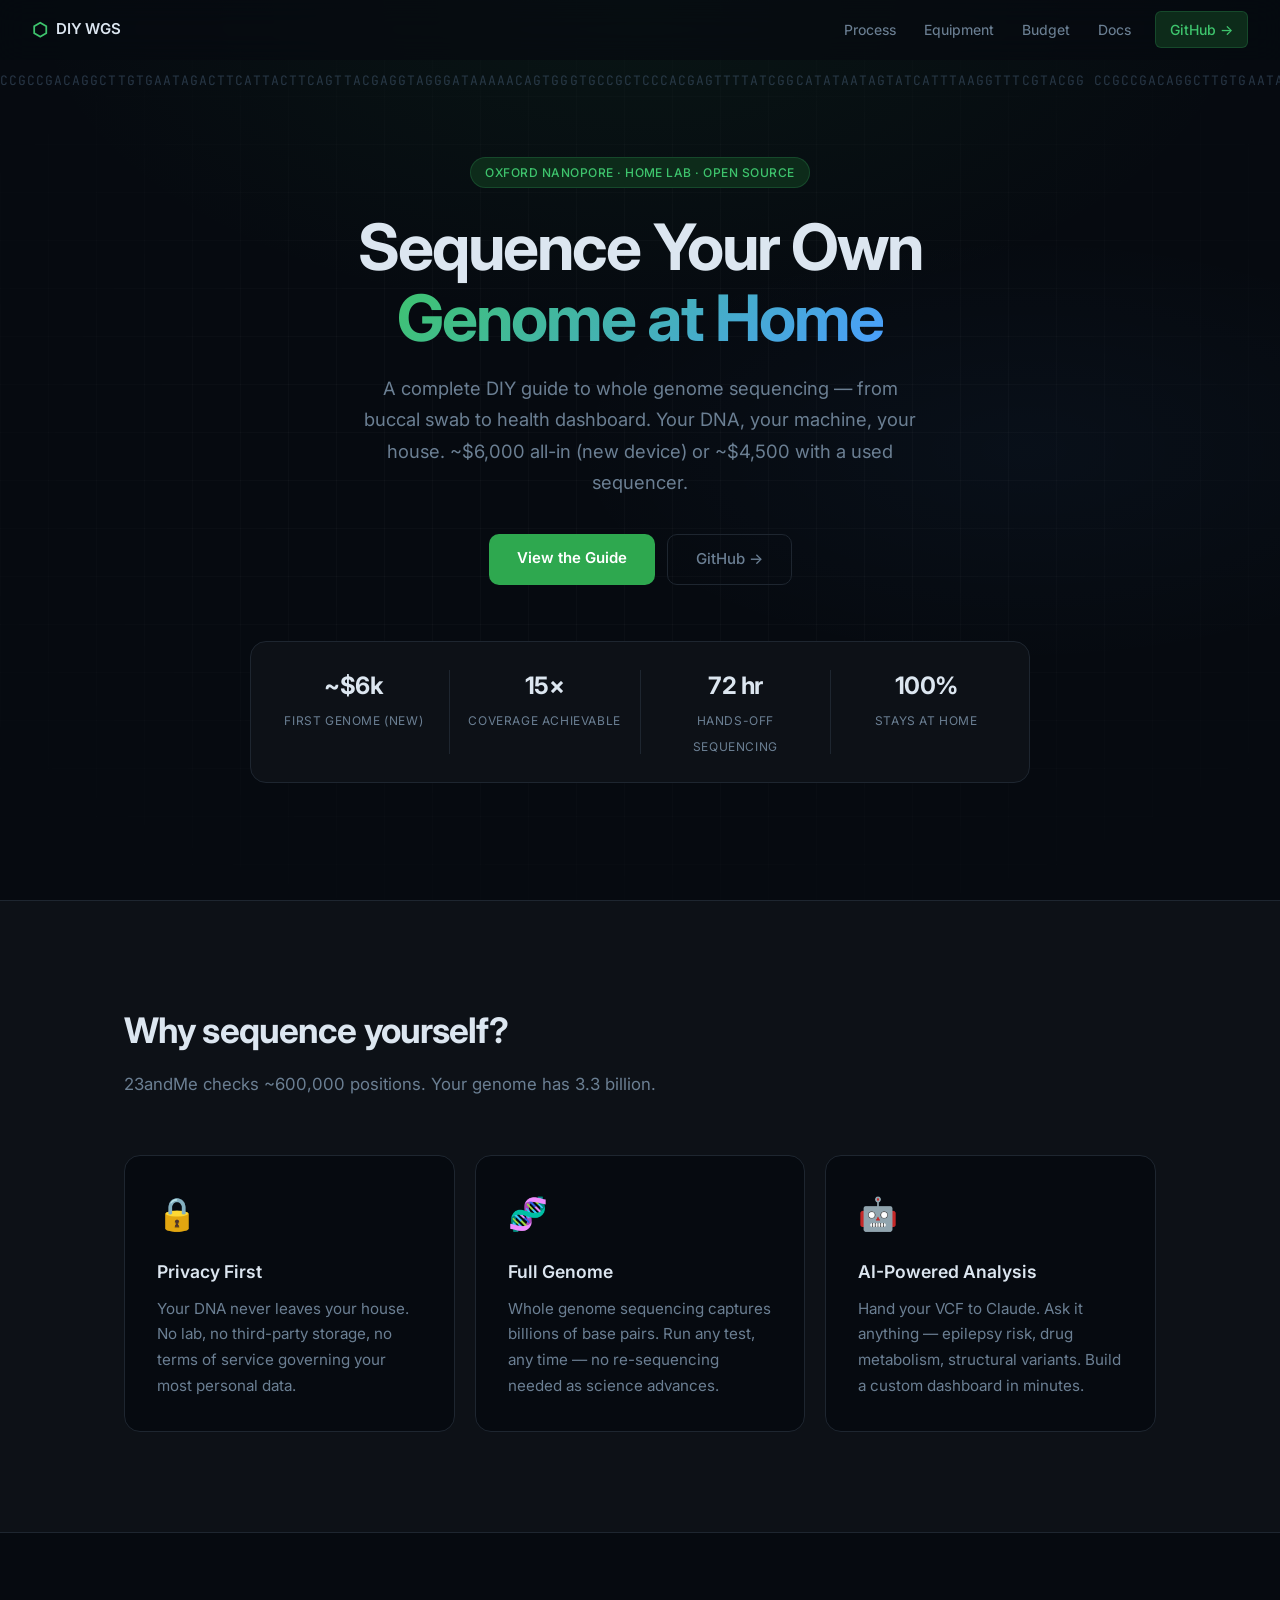
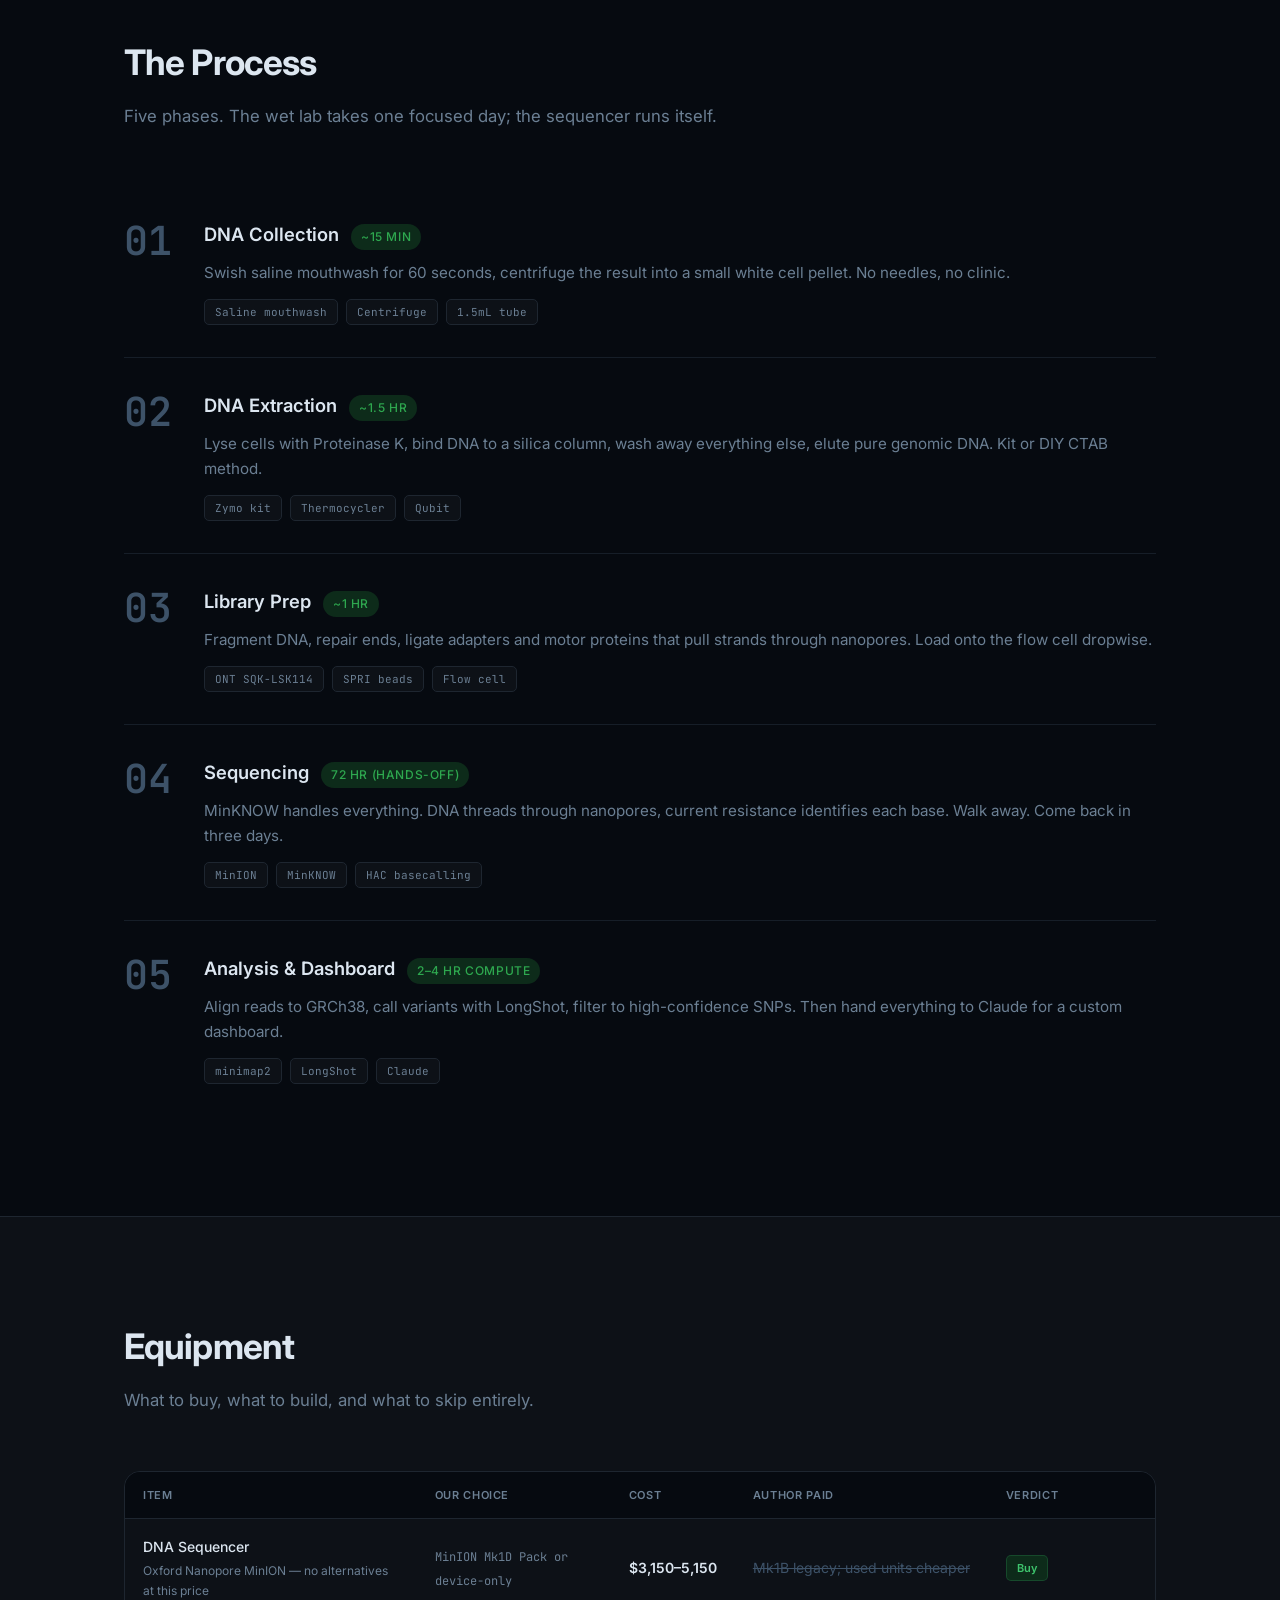
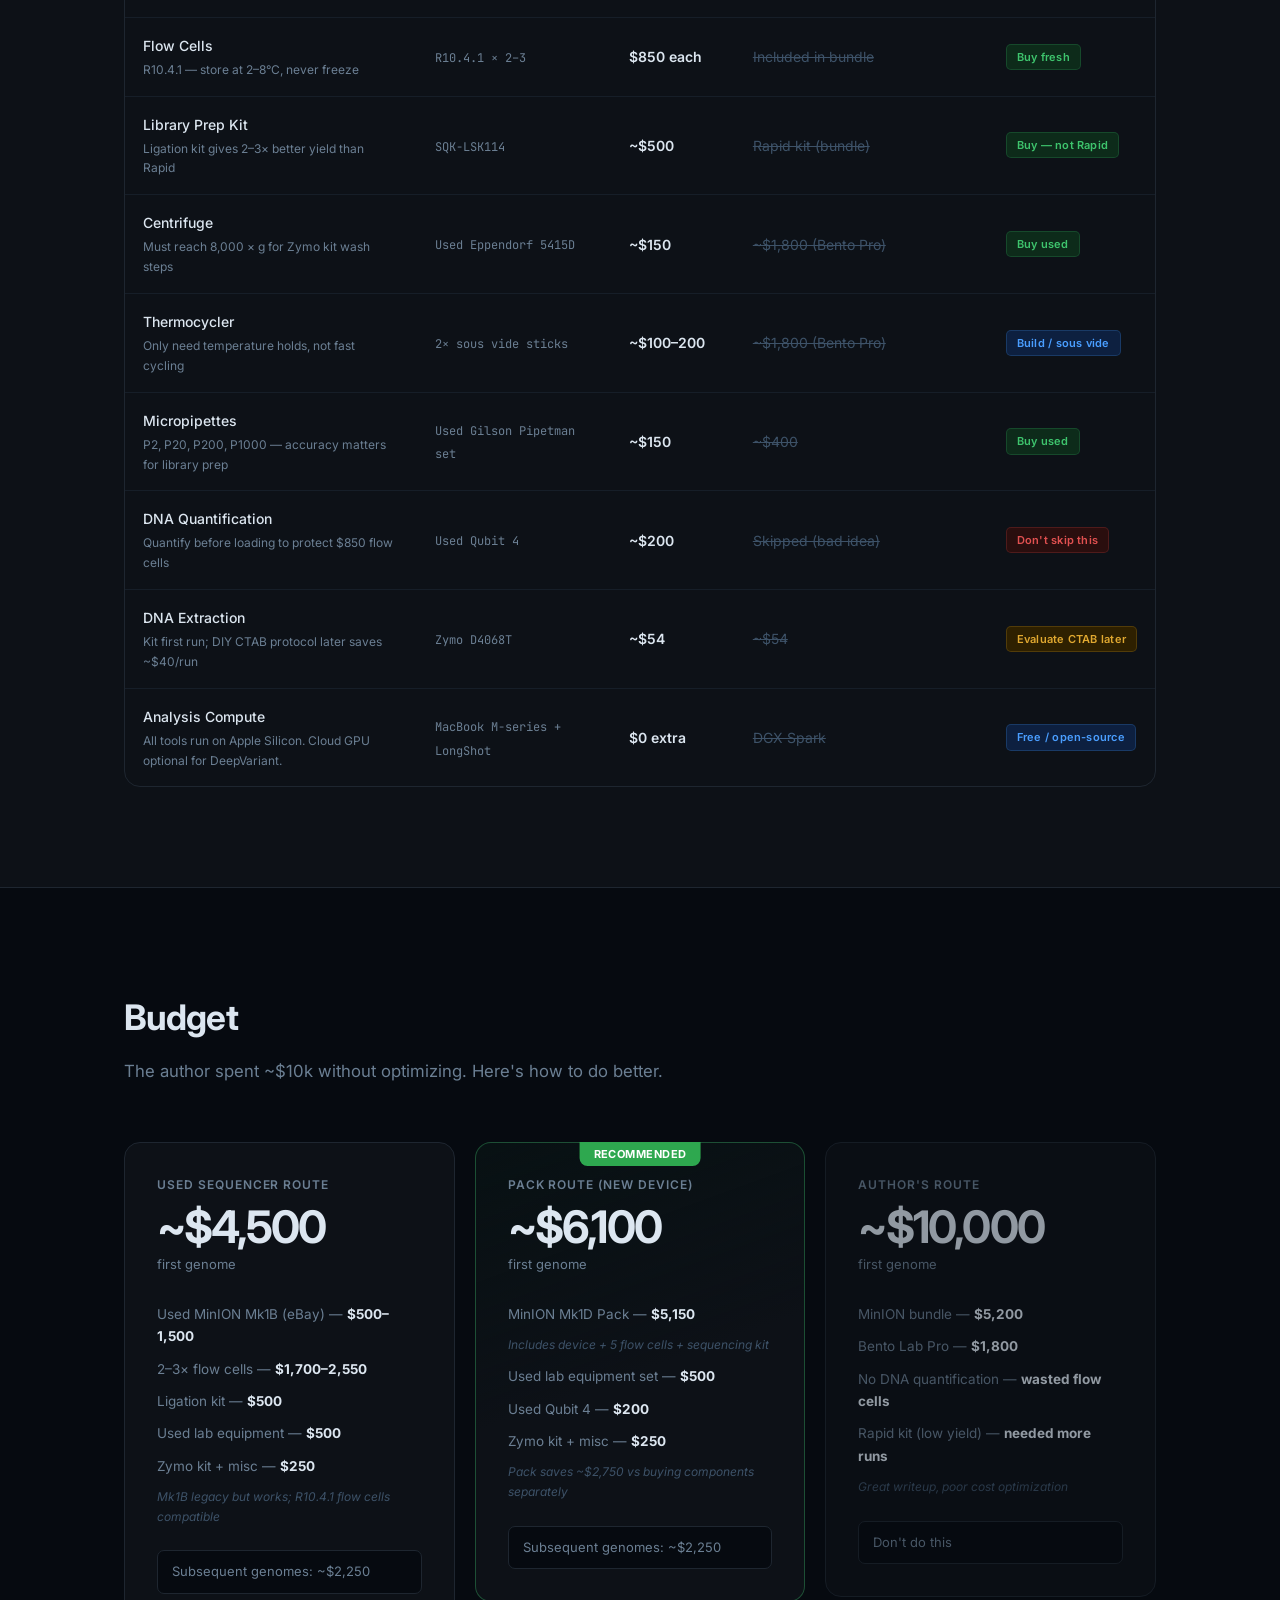
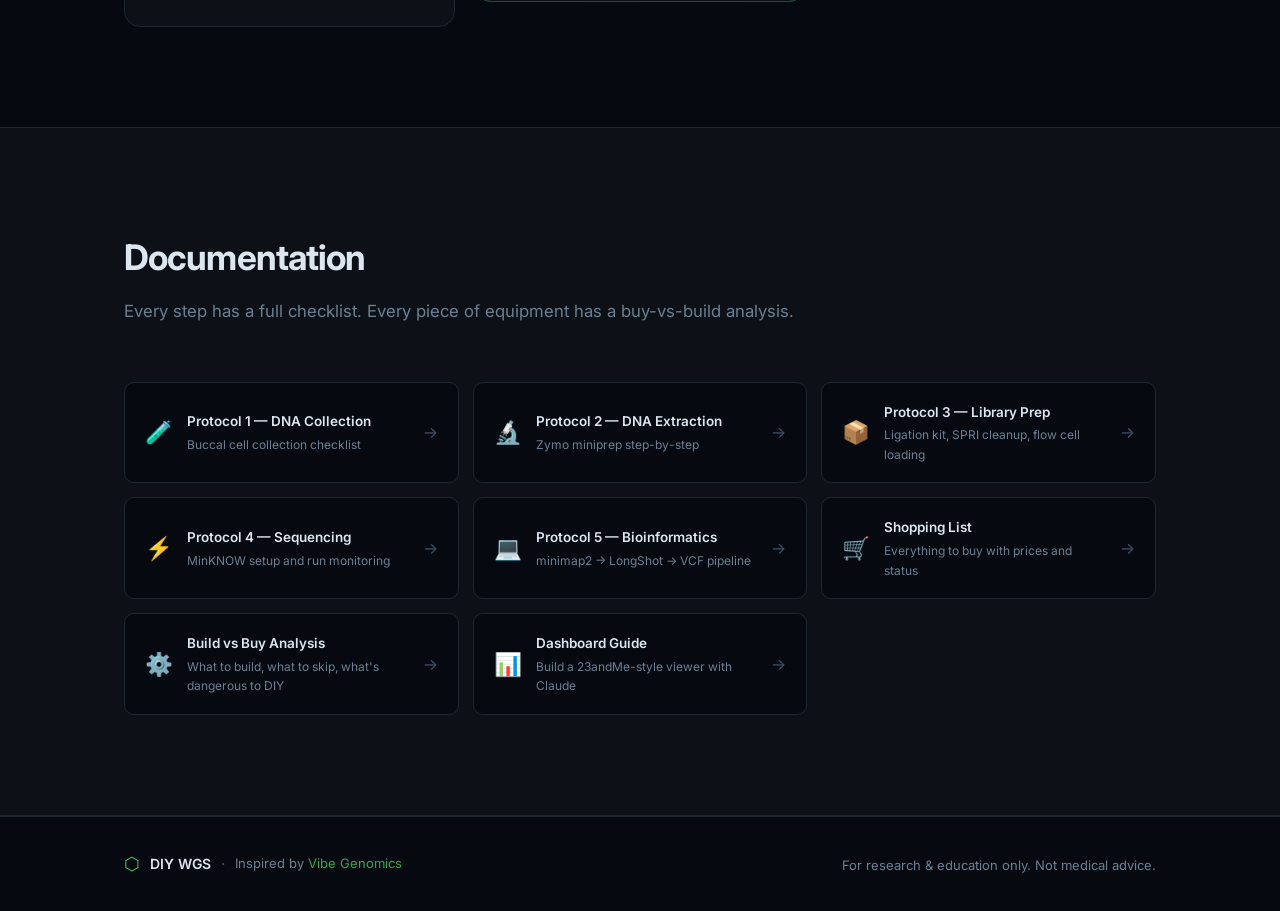
<file: index.html>
<!DOCTYPE html>
<html lang="en">
<head>
  <meta charset="UTF-8">
  <meta name="viewport" content="width=device-width, initial-scale=1.0">
  <title>DIY Genome Sequencing</title>
  <link rel="preconnect" href="https://fonts.googleapis.com">
  <link href="https://fonts.googleapis.com/css2?family=Inter:wght@300;400;500;600;700&family=JetBrains+Mono:wght@400;600&display=swap" rel="stylesheet">
  <link rel="stylesheet" href="style.css?v=2">
</head>
<body>

  <!-- NAV -->
  <nav>
    <a href="#" class="nav-logo">
      <span class="logo-helix">⬡</span>
      <span>DIY&nbsp;WGS</span>
    </a>
    <div class="nav-links">
      <a href="#process">Process</a>
      <a href="#equipment">Equipment</a>
      <a href="#budget">Budget</a>
      <a href="#docs">Docs</a>
      <a href="https://github.com/jonathanlal/diy-wgs" class="nav-github" target="_blank">GitHub →</a>
    </div>
  </nav>

  <!-- HERO -->
  <section id="hero">
    <div class="dna-ticker" id="dnaTicker"></div>
    <div class="hero-content">
      <div class="hero-badge">Oxford Nanopore · Home Lab · Open Source</div>
      <h1>Sequence Your Own<br><span class="gradient-text">Genome at Home</span></h1>
      <p class="hero-sub">
        A complete DIY guide to whole genome sequencing — from buccal swab to
        health dashboard. Your DNA, your machine, your house. ~$6,000 all-in (new device) or ~$4,500 with a used sequencer.
      </p>
      <div class="hero-cta">
        <a href="#process" class="btn-primary">View the Guide</a>
        <a href="https://github.com/jonathanlal/diy-wgs" class="btn-secondary" target="_blank">GitHub →</a>
      </div>
      <div class="hero-stats">
        <div class="stat">
          <span class="stat-value">~$6k</span>
          <span class="stat-label">first genome (new)</span>
        </div>
        <div class="stat-divider"></div>
        <div class="stat">
          <span class="stat-value">15×</span>
          <span class="stat-label">coverage achievable</span>
        </div>
        <div class="stat-divider"></div>
        <div class="stat">
          <span class="stat-value">72 hr</span>
          <span class="stat-label">hands-off sequencing</span>
        </div>
        <div class="stat-divider"></div>
        <div class="stat">
          <span class="stat-value">100%</span>
          <span class="stat-label">stays at home</span>
        </div>
      </div>
    </div>
  </section>

  <!-- WHY -->
  <section id="why">
    <div class="container">
      <h2 class="section-title">Why sequence yourself?</h2>
      <p class="section-sub">23andMe checks ~600,000 positions. Your genome has 3.3 billion.</p>
      <div class="why-cards">
        <div class="why-card">
          <div class="why-icon">🔒</div>
          <h3>Privacy First</h3>
          <p>Your DNA never leaves your house. No lab, no third-party storage, no terms of service governing your most personal data.</p>
        </div>
        <div class="why-card">
          <div class="why-icon">🧬</div>
          <h3>Full Genome</h3>
          <p>Whole genome sequencing captures billions of base pairs. Run any test, any time — no re-sequencing needed as science advances.</p>
        </div>
        <div class="why-card">
          <div class="why-icon">🤖</div>
          <h3>AI-Powered Analysis</h3>
          <p>Hand your VCF to Claude. Ask it anything — epilepsy risk, drug metabolism, structural variants. Build a custom dashboard in minutes.</p>
        </div>
      </div>
    </div>
  </section>

  <!-- PROCESS -->
  <section id="process">
    <div class="container">
      <h2 class="section-title">The Process</h2>
      <p class="section-sub">Five phases. The wet lab takes one focused day; the sequencer runs itself.</p>
      <div class="steps">
        <div class="step">
          <div class="step-num">01</div>
          <div class="step-body">
            <div class="step-header">
              <h3>DNA Collection</h3>
              <span class="step-time">~15 min</span>
            </div>
            <p>Swish saline mouthwash for 60 seconds, centrifuge the result into a small white cell pellet. No needles, no clinic.</p>
            <div class="step-items">
              <span class="tag">Saline mouthwash</span>
              <span class="tag">Centrifuge</span>
              <span class="tag">1.5mL tube</span>
            </div>
          </div>
        </div>
        <div class="step">
          <div class="step-num">02</div>
          <div class="step-body">
            <div class="step-header">
              <h3>DNA Extraction</h3>
              <span class="step-time">~1.5 hr</span>
            </div>
            <p>Lyse cells with Proteinase K, bind DNA to a silica column, wash away everything else, elute pure genomic DNA. Kit or DIY CTAB method.</p>
            <div class="step-items">
              <span class="tag">Zymo kit</span>
              <span class="tag">Thermocycler</span>
              <span class="tag">Qubit</span>
            </div>
          </div>
        </div>
        <div class="step">
          <div class="step-num">03</div>
          <div class="step-body">
            <div class="step-header">
              <h3>Library Prep</h3>
              <span class="step-time">~1 hr</span>
            </div>
            <p>Fragment DNA, repair ends, ligate adapters and motor proteins that pull strands through nanopores. Load onto the flow cell dropwise.</p>
            <div class="step-items">
              <span class="tag">ONT SQK-LSK114</span>
              <span class="tag">SPRI beads</span>
              <span class="tag">Flow cell</span>
            </div>
          </div>
        </div>
        <div class="step">
          <div class="step-num">04</div>
          <div class="step-body">
            <div class="step-header">
              <h3>Sequencing</h3>
              <span class="step-time">72 hr (hands-off)</span>
            </div>
            <p>MinKNOW handles everything. DNA threads through nanopores, current resistance identifies each base. Walk away. Come back in three days.</p>
            <div class="step-items">
              <span class="tag">MinION</span>
              <span class="tag">MinKNOW</span>
              <span class="tag">HAC basecalling</span>
            </div>
          </div>
        </div>
        <div class="step">
          <div class="step-num">05</div>
          <div class="step-body">
            <div class="step-header">
              <h3>Analysis & Dashboard</h3>
              <span class="step-time">2–4 hr compute</span>
            </div>
            <p>Align reads to GRCh38, call variants with LongShot, filter to high-confidence SNPs. Then hand everything to Claude for a custom dashboard.</p>
            <div class="step-items">
              <span class="tag">minimap2</span>
              <span class="tag">LongShot</span>
              <span class="tag">Claude</span>
            </div>
          </div>
        </div>
      </div>
    </div>
  </section>

  <!-- EQUIPMENT -->
  <section id="equipment">
    <div class="container">
      <h2 class="section-title">Equipment</h2>
      <p class="section-sub">What to buy, what to build, and what to skip entirely.</p>
      <div class="equip-table-wrap">
        <table class="equip-table">
          <thead>
            <tr>
              <th>Item</th>
              <th>Our Choice</th>
              <th>Cost</th>
              <th>Author Paid</th>
              <th>Verdict</th>
            </tr>
          </thead>
          <tbody>
            <tr>
              <td>
                <div class="equip-name">DNA Sequencer</div>
                <div class="equip-desc">Oxford Nanopore MinION — no alternatives at this price</div>
              </td>
              <td><span class="mono">MinION Mk1D Pack or device-only</span></td>
              <td class="cost">$3,150–5,150</td>
              <td class="cost muted">Mk1B legacy; used units cheaper</td>
              <td><span class="verdict buy">Buy</span></td>
            </tr>
            <tr>
              <td>
                <div class="equip-name">Flow Cells</div>
                <div class="equip-desc">R10.4.1 — store at 2–8°C, never freeze</div>
              </td>
              <td><span class="mono">R10.4.1 × 2–3</span></td>
              <td class="cost">$850 each</td>
              <td class="cost muted">Included in bundle</td>
              <td><span class="verdict buy">Buy fresh</span></td>
            </tr>
            <tr>
              <td>
                <div class="equip-name">Library Prep Kit</div>
                <div class="equip-desc">Ligation kit gives 2–3× better yield than Rapid</div>
              </td>
              <td><span class="mono">SQK-LSK114</span></td>
              <td class="cost">~$500</td>
              <td class="cost muted">Rapid kit (bundle)</td>
              <td><span class="verdict buy">Buy — not Rapid</span></td>
            </tr>
            <tr>
              <td>
                <div class="equip-name">Centrifuge</div>
                <div class="equip-desc">Must reach 8,000 × g for Zymo kit wash steps</div>
              </td>
              <td><span class="mono">Used Eppendorf 5415D</span></td>
              <td class="cost">~$150</td>
              <td class="cost muted">~$1,800 (Bento Pro)</td>
              <td><span class="verdict buy">Buy used</span></td>
            </tr>
            <tr>
              <td>
                <div class="equip-name">Thermocycler</div>
                <div class="equip-desc">Only need temperature holds, not fast cycling</div>
              </td>
              <td><span class="mono">2× sous vide sticks</span></td>
              <td class="cost">~$100–200</td>
              <td class="cost muted">~$1,800 (Bento Pro)</td>
              <td><span class="verdict build">Build / sous vide</span></td>
            </tr>
            <tr>
              <td>
                <div class="equip-name">Micropipettes</div>
                <div class="equip-desc">P2, P20, P200, P1000 — accuracy matters for library prep</div>
              </td>
              <td><span class="mono">Used Gilson Pipetman set</span></td>
              <td class="cost">~$150</td>
              <td class="cost muted">~$400</td>
              <td><span class="verdict buy">Buy used</span></td>
            </tr>
            <tr>
              <td>
                <div class="equip-name">DNA Quantification</div>
                <div class="equip-desc">Quantify before loading to protect $850 flow cells</div>
              </td>
              <td><span class="mono">Used Qubit 4</span></td>
              <td class="cost">~$200</td>
              <td class="cost muted">Skipped (bad idea)</td>
              <td><span class="verdict important">Don't skip this</span></td>
            </tr>
            <tr>
              <td>
                <div class="equip-name">DNA Extraction</div>
                <div class="equip-desc">Kit first run; DIY CTAB protocol later saves ~$40/run</div>
              </td>
              <td><span class="mono">Zymo D4068T</span></td>
              <td class="cost">~$54</td>
              <td class="cost muted">~$54</td>
              <td><span class="verdict eval">Evaluate CTAB later</span></td>
            </tr>
            <tr>
              <td>
                <div class="equip-name">Analysis Compute</div>
                <div class="equip-desc">All tools run on Apple Silicon. Cloud GPU optional for DeepVariant.</div>
              </td>
              <td><span class="mono">MacBook M-series + LongShot</span></td>
              <td class="cost">$0 extra</td>
              <td class="cost muted">DGX Spark</td>
              <td><span class="verdict build">Free / open-source</span></td>
            </tr>
          </tbody>
        </table>
      </div>
    </div>
  </section>

  <!-- BUDGET -->
  <section id="budget">
    <div class="container">
      <h2 class="section-title">Budget</h2>
      <p class="section-sub">The author spent ~$10k without optimizing. Here's how to do better.</p>
      <div class="budget-cards">
        <div class="budget-card">
          <div class="budget-tier">Used Sequencer Route</div>
          <div class="budget-price">~$4,500</div>
          <div class="budget-per">first genome</div>
          <div class="budget-items">
            <div class="bi">Used MinION Mk1B (eBay) — <strong>$500–1,500</strong></div>
            <div class="bi">2–3× flow cells — <strong>$1,700–2,550</strong></div>
            <div class="bi">Ligation kit — <strong>$500</strong></div>
            <div class="bi">Used lab equipment — <strong>$500</strong></div>
            <div class="bi">Zymo kit + misc — <strong>$250</strong></div>
            <div class="bi bi-note">Mk1B legacy but works; R10.4.1 flow cells compatible</div>
          </div>
          <div class="budget-subsequent">Subsequent genomes: ~$2,250</div>
        </div>
        <div class="budget-card recommended">
          <div class="budget-rec-badge">Recommended</div>
          <div class="budget-tier">Pack Route (New Device)</div>
          <div class="budget-price">~$6,100</div>
          <div class="budget-per">first genome</div>
          <div class="budget-items">
            <div class="bi">MinION Mk1D Pack — <strong>$5,150</strong></div>
            <div class="bi bi-note">Includes device + 5 flow cells + sequencing kit</div>
            <div class="bi">Used lab equipment set — <strong>$500</strong></div>
            <div class="bi">Used Qubit 4 — <strong>$200</strong></div>
            <div class="bi">Zymo kit + misc — <strong>$250</strong></div>
            <div class="bi bi-note">Pack saves ~$2,750 vs buying components separately</div>
          </div>
          <div class="budget-subsequent">Subsequent genomes: ~$2,250</div>
        </div>
        <div class="budget-card dim">
          <div class="budget-tier">Author's Route</div>
          <div class="budget-price">~$10,000</div>
          <div class="budget-per">first genome</div>
          <div class="budget-items">
            <div class="bi">MinION bundle — <strong>$5,200</strong></div>
            <div class="bi">Bento Lab Pro — <strong>$1,800</strong></div>
            <div class="bi">No DNA quantification — <strong>wasted flow cells</strong></div>
            <div class="bi">Rapid kit (low yield) — <strong>needed more runs</strong></div>
            <div class="bi bi-note">Great writeup, poor cost optimization</div>
          </div>
          <div class="budget-subsequent">Don't do this</div>
        </div>
      </div>
    </div>
  </section>

  <!-- DOCS -->
  <section id="docs">
    <div class="container">
      <h2 class="section-title">Documentation</h2>
      <p class="section-sub">Every step has a full checklist. Every piece of equipment has a buy-vs-build analysis.</p>
      <div class="docs-grid">
        <a href="docs.html?file=protocols/01-dna-collection.md" class="doc-card">
          <div class="doc-icon">🧪</div>
          <div class="doc-body">
            <h4>Protocol 1 — DNA Collection</h4>
            <p>Buccal cell collection checklist</p>
          </div>
          <span class="doc-arrow">→</span>
        </a>
        <a href="docs.html?file=protocols/02-dna-extraction.md" class="doc-card">
          <div class="doc-icon">🔬</div>
          <div class="doc-body">
            <h4>Protocol 2 — DNA Extraction</h4>
            <p>Zymo miniprep step-by-step</p>
          </div>
          <span class="doc-arrow">→</span>
        </a>
        <a href="docs.html?file=protocols/03-library-prep.md" class="doc-card">
          <div class="doc-icon">📦</div>
          <div class="doc-body">
            <h4>Protocol 3 — Library Prep</h4>
            <p>Ligation kit, SPRI cleanup, flow cell loading</p>
          </div>
          <span class="doc-arrow">→</span>
        </a>
        <a href="docs.html?file=protocols/04-sequencing.md" class="doc-card">
          <div class="doc-icon">⚡</div>
          <div class="doc-body">
            <h4>Protocol 4 — Sequencing</h4>
            <p>MinKNOW setup and run monitoring</p>
          </div>
          <span class="doc-arrow">→</span>
        </a>
        <a href="docs.html?file=protocols/05-bioinformatics.md" class="doc-card">
          <div class="doc-icon">💻</div>
          <div class="doc-body">
            <h4>Protocol 5 — Bioinformatics</h4>
            <p>minimap2 → LongShot → VCF pipeline</p>
          </div>
          <span class="doc-arrow">→</span>
        </a>
        <a href="docs.html?file=equipment/06-shopping-list.md" class="doc-card">
          <div class="doc-icon">🛒</div>
          <div class="doc-body">
            <h4>Shopping List</h4>
            <p>Everything to buy with prices and status</p>
          </div>
          <span class="doc-arrow">→</span>
        </a>
        <a href="docs.html?file=research/build-vs-buy.md" class="doc-card">
          <div class="doc-icon">⚙️</div>
          <div class="doc-body">
            <h4>Build vs Buy Analysis</h4>
            <p>What to build, what to skip, what's dangerous to DIY</p>
          </div>
          <span class="doc-arrow">→</span>
        </a>
        <a href="docs.html?file=bioinformatics/dashboard.md" class="doc-card">
          <div class="doc-icon">📊</div>
          <div class="doc-body">
            <h4>Dashboard Guide</h4>
            <p>Build a 23andMe-style viewer with Claude</p>
          </div>
          <span class="doc-arrow">→</span>
        </a>
      </div>
    </div>
  </section>

  <!-- FOOTER -->
  <footer>
    <div class="container">
      <div class="footer-inner">
        <div class="footer-left">
          <span class="logo-helix">⬡</span>
          <span class="footer-name">DIY WGS</span>
          <span class="footer-sep">·</span>
          <span class="footer-note">Inspired by <a href="https://vibe-genomics.replit.app/" target="_blank">Vibe Genomics</a></span>
        </div>
        <div class="footer-right">
          <span class="footer-note">For research & education only. Not medical advice.</span>
        </div>
      </div>
    </div>
  </footer>

  <script>
    // DNA ticker animation
    const bases = ['A','T','C','G'];
    const ticker = document.getElementById('dnaTicker');
    const seq = Array.from({length: 120}, () => bases[Math.floor(Math.random()*4)]).join('');
    ticker.textContent = seq + '  ' + seq;

    // Smooth scroll for nav links
    document.querySelectorAll('a[href^="#"]').forEach(a => {
      a.addEventListener('click', e => {
        const target = document.querySelector(a.getAttribute('href'));
        if (target) {
          e.preventDefault();
          target.scrollIntoView({behavior: 'smooth', block: 'start'});
        }
      });
    });

    // Nav shadow on scroll
    const nav = document.querySelector('nav');
    window.addEventListener('scroll', () => {
      nav.classList.toggle('scrolled', window.scrollY > 20);
    });
  </script>
</body>
</html>
</file>
<file: style.css>
/* ─── Reset & Base ──────────────────────────────────────────────────────── */
*, *::before, *::after { box-sizing: border-box; margin: 0; padding: 0; }

:root {
  --bg:           #060a10;
  --bg-card:      #0d1117;
  --bg-card-2:    #111820;
  --border:       #1e2630;
  --border-soft:  #161e28;
  --text:         #dce6f0;
  --text-muted:   #6b7f93;
  --text-dim:     #3d5268;
  --green:        #2ea84f;
  --green-bright: #3ec46d;
  --green-dim:    #0d2b1a;
  --blue:         #4a9eff;
  --blue-dim:     #0d2040;
  --yellow:       #e0a830;
  --yellow-dim:   #2e2000;
  --red:          #e05050;
  --red-dim:      #2a0e0e;
  --purple:       #a97df0;
  --purple-dim:   #1e1040;
  --mono:         'JetBrains Mono', 'Courier New', monospace;
  --sans:         'Inter', -apple-system, BlinkMacSystemFont, 'Segoe UI', sans-serif;
  --radius:       10px;
  --radius-lg:    16px;
}

html { scroll-behavior: smooth; }

body {
  background: var(--bg);
  color: var(--text);
  font-family: var(--sans);
  font-size: 16px;
  line-height: 1.65;
  overflow-x: hidden;
}

a { color: inherit; text-decoration: none; }
.container { max-width: 1080px; margin: 0 auto; padding: 0 24px; }

/* ─── Nav ───────────────────────────────────────────────────────────────── */
nav {
  position: fixed; top: 0; left: 0; right: 0; z-index: 100;
  display: flex; align-items: center; justify-content: space-between;
  padding: 0 32px; height: 60px;
  background: rgba(6, 10, 16, 0.7);
  backdrop-filter: blur(14px);
  border-bottom: 1px solid transparent;
  transition: border-color 0.2s, background 0.2s;
}
nav.scrolled {
  border-bottom-color: var(--border);
  background: rgba(6, 10, 16, 0.92);
}
.nav-logo {
  display: flex; align-items: center; gap: 8px;
  font-weight: 600; font-size: 15px; letter-spacing: -0.01em;
  color: var(--text);
}
.logo-helix { font-size: 18px; color: var(--green-bright); }
.nav-links { display: flex; align-items: center; gap: 4px; }
.nav-links a {
  padding: 6px 12px; border-radius: 6px;
  font-size: 14px; font-weight: 450; color: var(--text-muted);
  transition: color 0.15s, background 0.15s;
}
.nav-links a:hover { color: var(--text); background: rgba(255,255,255,0.04); }
.nav-github {
  margin-left: 8px; padding: 6px 14px !important;
  background: var(--green-dim) !important; color: var(--green-bright) !important;
  border: 1px solid rgba(62, 196, 109, 0.2); border-radius: 6px;
  font-weight: 500 !important;
}
.nav-github:hover { background: rgba(62,196,109,0.2) !important; }

/* ─── Hero ──────────────────────────────────────────────────────────────── */
#hero {
  min-height: 100vh;
  display: flex; flex-direction: column; align-items: center; justify-content: center;
  text-align: center;
  padding: 120px 24px 80px;
  position: relative;
  overflow: hidden;
}

#hero::before {
  content: '';
  position: absolute; inset: 0;
  background:
    radial-gradient(ellipse 80% 60% at 50% 0%, rgba(46, 168, 79, 0.07) 0%, transparent 60%),
    radial-gradient(ellipse 60% 40% at 80% 50%, rgba(74, 158, 255, 0.04) 0%, transparent 60%);
  pointer-events: none;
}

/* subtle grid */
#hero::after {
  content: '';
  position: absolute; inset: 0;
  background-image:
    linear-gradient(rgba(255,255,255,0.025) 1px, transparent 1px),
    linear-gradient(90deg, rgba(255,255,255,0.025) 1px, transparent 1px);
  background-size: 48px 48px;
  mask-image: radial-gradient(ellipse 90% 80% at 50% 50%, black 30%, transparent 80%);
  pointer-events: none;
}

.dna-ticker {
  position: absolute; top: 70px; left: 0; right: 0;
  font-family: var(--mono); font-size: 13px; color: var(--text-dim);
  letter-spacing: 0.08em; white-space: nowrap;
  animation: ticker 40s linear infinite;
  opacity: 0.6;
}
@keyframes ticker { from { transform: translateX(0); } to { transform: translateX(-50%); } }

.hero-content { position: relative; z-index: 1; max-width: 780px; }

.hero-badge {
  display: inline-flex; align-items: center;
  margin-bottom: 24px; padding: 5px 14px; border-radius: 999px;
  background: var(--green-dim); border: 1px solid rgba(62,196,109,0.2);
  font-size: 12px; font-weight: 500; color: var(--green-bright);
  letter-spacing: 0.04em; text-transform: uppercase;
}

h1 {
  font-size: clamp(2.4rem, 6vw, 4rem);
  font-weight: 700; letter-spacing: -0.03em; line-height: 1.1;
  margin-bottom: 20px;
}

.gradient-text {
  background: linear-gradient(135deg, var(--green-bright) 0%, var(--blue) 100%);
  -webkit-background-clip: text; -webkit-text-fill-color: transparent;
  background-clip: text;
}

.hero-sub {
  font-size: clamp(1rem, 2vw, 1.15rem); color: var(--text-muted);
  max-width: 560px; margin: 0 auto 36px; line-height: 1.7;
}

.hero-cta { display: flex; gap: 12px; justify-content: center; margin-bottom: 56px; flex-wrap: wrap; }

.btn-primary {
  padding: 12px 28px; border-radius: var(--radius);
  background: var(--green); color: #fff; font-weight: 600; font-size: 15px;
  transition: background 0.15s, transform 0.1s;
}
.btn-primary:hover { background: var(--green-bright); transform: translateY(-1px); }

.btn-secondary {
  padding: 12px 28px; border-radius: var(--radius);
  background: transparent; color: var(--text-muted);
  border: 1px solid var(--border); font-weight: 500; font-size: 15px;
  transition: border-color 0.15s, color 0.15s, transform 0.1s;
}
.btn-secondary:hover { border-color: var(--text-muted); color: var(--text); transform: translateY(-1px); }

.hero-stats {
  display: grid; grid-template-columns: 1fr 1px 1fr 1px 1fr 1px 1fr;
  padding: 20px 8px;
  background: var(--bg-card); border: 1px solid var(--border); border-radius: var(--radius-lg);
}
.stat { text-align: center; padding: 4px 16px; }
.stat-value { display: block; font-size: 1.5rem; font-weight: 700; color: var(--text); letter-spacing: -0.02em; }
.stat-label { font-size: 12px; color: var(--text-muted); text-transform: uppercase; letter-spacing: 0.05em; }
.stat-divider { width: 1px; background: var(--border); align-self: stretch; margin: 8px 0; }

/* ─── Sections ──────────────────────────────────────────────────────────── */
section { padding: 100px 0; }
.section-title {
  font-size: clamp(1.6rem, 3vw, 2.2rem); font-weight: 700;
  letter-spacing: -0.025em; margin-bottom: 12px;
}
.section-sub { font-size: 1.05rem; color: var(--text-muted); margin-bottom: 56px; }

/* ─── Why ───────────────────────────────────────────────────────────────── */
#why { background: var(--bg-card); border-top: 1px solid var(--border); border-bottom: 1px solid var(--border); }
.why-cards { display: grid; grid-template-columns: repeat(auto-fit, minmax(280px, 1fr)); gap: 20px; }
.why-card {
  padding: 32px; border-radius: var(--radius-lg);
  background: var(--bg); border: 1px solid var(--border);
  transition: border-color 0.2s;
}
.why-card:hover { border-color: rgba(62,196,109,0.3); }
.why-icon { font-size: 2rem; margin-bottom: 16px; }
.why-card h3 { font-size: 1.1rem; font-weight: 600; margin-bottom: 10px; }
.why-card p { color: var(--text-muted); font-size: 0.95rem; line-height: 1.7; }

/* ─── Process ───────────────────────────────────────────────────────────── */
.steps { display: flex; flex-direction: column; gap: 0; }
.step {
  display: flex; gap: 24px;
  padding: 32px 0; border-bottom: 1px solid var(--border-soft);
}
.step:last-child { border-bottom: none; }
.step-num {
  font-family: var(--mono); font-size: 2.5rem; font-weight: 600;
  color: var(--text-dim); line-height: 1; min-width: 56px;
  padding-top: 2px;
}
.step-body { flex: 1; }
.step-header { display: flex; align-items: baseline; gap: 12px; margin-bottom: 10px; flex-wrap: wrap; }
.step-header h3 { font-size: 1.15rem; font-weight: 600; }
.step-time {
  font-size: 12px; font-weight: 500; text-transform: uppercase; letter-spacing: 0.05em;
  color: var(--green); background: var(--green-dim); padding: 3px 10px; border-radius: 999px;
}
.step-body p { color: var(--text-muted); font-size: 0.95rem; margin-bottom: 14px; }
.step-items { display: flex; flex-wrap: wrap; gap: 8px; }
.tag {
  font-family: var(--mono); font-size: 11px;
  background: var(--bg-card); border: 1px solid var(--border);
  color: var(--text-muted); padding: 3px 10px; border-radius: 5px;
}

/* ─── Equipment ─────────────────────────────────────────────────────────── */
#equipment { background: var(--bg-card); border-top: 1px solid var(--border); border-bottom: 1px solid var(--border); }
.equip-table-wrap { overflow-x: auto; border-radius: var(--radius-lg); border: 1px solid var(--border); }
.equip-table { width: 100%; border-collapse: collapse; }
.equip-table th {
  background: var(--bg); padding: 14px 18px;
  font-size: 11px; font-weight: 600; text-transform: uppercase; letter-spacing: 0.06em;
  color: var(--text-muted); text-align: left; white-space: nowrap;
  border-bottom: 1px solid var(--border);
}
.equip-table td {
  padding: 16px 18px; border-bottom: 1px solid var(--border-soft);
  font-size: 14px; vertical-align: middle;
}
.equip-table tr:last-child td { border-bottom: none; }
.equip-table tr:hover td { background: rgba(255,255,255,0.015); }
.equip-name { font-weight: 500; margin-bottom: 3px; }
.equip-desc { font-size: 12px; color: var(--text-muted); }
.mono { font-family: var(--mono); font-size: 12px; color: var(--text-muted); }
.cost { font-weight: 600; font-size: 14px; white-space: nowrap; }
.muted { color: var(--text-dim); font-weight: 400; text-decoration: line-through; }

.verdict {
  display: inline-block; padding: 3px 10px; border-radius: 5px;
  font-size: 11px; font-weight: 600; white-space: nowrap; letter-spacing: 0.02em;
}
.verdict.buy       { background: var(--green-dim);  color: var(--green-bright); border: 1px solid rgba(62,196,109,0.2); }
.verdict.build     { background: var(--blue-dim);   color: var(--blue);         border: 1px solid rgba(74,158,255,0.2); }
.verdict.eval      { background: var(--yellow-dim); color: var(--yellow);       border: 1px solid rgba(224,168,48,0.2); }
.verdict.important { background: var(--red-dim);    color: var(--red);          border: 1px solid rgba(224,80,80,0.2); }

/* ─── Budget ─────────────────────────────────────────────────────────────── */
.budget-cards { display: grid; grid-template-columns: repeat(auto-fit, minmax(280px, 1fr)); gap: 20px; align-items: start; }
.budget-card {
  padding: 32px; border-radius: var(--radius-lg);
  background: var(--bg-card); border: 1px solid var(--border);
  position: relative;
}
.budget-card.recommended {
  border-color: rgba(62,196,109,0.35);
  background: linear-gradient(160deg, rgba(62,196,109,0.04) 0%, var(--bg-card) 50%);
}
.budget-card.dim { opacity: 0.65; }
.budget-rec-badge {
  position: absolute; top: -1px; left: 50%; transform: translateX(-50%);
  background: var(--green); color: #fff; font-size: 11px; font-weight: 700;
  padding: 3px 14px; border-radius: 0 0 8px 8px; letter-spacing: 0.04em; text-transform: uppercase;
}
.budget-tier { font-size: 12px; font-weight: 600; color: var(--text-muted); text-transform: uppercase; letter-spacing: 0.08em; margin-bottom: 10px; }
.budget-price { font-size: 2.8rem; font-weight: 700; letter-spacing: -0.04em; line-height: 1; margin-bottom: 4px; }
.budget-per { font-size: 13px; color: var(--text-muted); margin-bottom: 28px; }
.budget-items { display: flex; flex-direction: column; gap: 10px; margin-bottom: 24px; }
.bi { font-size: 13.5px; color: var(--text-muted); }
.bi strong { color: var(--text); }
.bi-note { font-style: italic; color: var(--text-dim); font-size: 12px; }
.budget-subsequent {
  padding: 10px 14px; border-radius: 7px; background: var(--bg); border: 1px solid var(--border);
  font-size: 13px; color: var(--text-muted);
}

/* ─── Docs ──────────────────────────────────────────────────────────────── */
#docs { background: var(--bg-card); border-top: 1px solid var(--border); border-bottom: 1px solid var(--border); }
.docs-grid { display: grid; grid-template-columns: repeat(auto-fill, minmax(260px, 1fr)); gap: 14px; }
.doc-card {
  display: flex; align-items: center; gap: 14px; padding: 18px 20px;
  background: var(--bg); border: 1px solid var(--border); border-radius: var(--radius);
  transition: border-color 0.15s, background 0.15s, transform 0.1s;
}
.doc-card:hover {
  border-color: rgba(62,196,109,0.3); background: var(--bg-card-2); transform: translateY(-1px);
}
.doc-icon { font-size: 1.4rem; flex-shrink: 0; }
.doc-body { flex: 1; }
.doc-body h4 { font-size: 13.5px; font-weight: 600; margin-bottom: 2px; }
.doc-body p { font-size: 12px; color: var(--text-muted); }
.doc-arrow { color: var(--text-dim); font-size: 16px; flex-shrink: 0; transition: color 0.15s; }
.doc-card:hover .doc-arrow { color: var(--green-bright); }

/* ─── Footer ─────────────────────────────────────────────────────────────── */
footer {
  padding: 32px 0; border-top: 1px solid var(--border);
  background: var(--bg);
}
.footer-inner {
  display: flex; align-items: center; justify-content: space-between;
  gap: 16px; flex-wrap: wrap;
}
.footer-left { display: flex; align-items: center; gap: 10px; }
.footer-name { font-weight: 600; font-size: 14px; }
.footer-sep { color: var(--text-dim); }
.footer-note { font-size: 13px; color: var(--text-muted); }
.footer-note a { color: var(--green); }
.footer-note a:hover { text-decoration: underline; }
.footer-right .footer-note { text-align: right; }

/* ─── Responsive ─────────────────────────────────────────────────────────── */
@media (max-width: 700px) {
  nav { padding: 0 16px; }
  .nav-links a:not(.nav-github) { display: none; }
  .hero-stats { grid-template-columns: 1fr 1fr; gap: 0; padding: 16px 8px; }
  .stat-divider { display: none; }
  .stat { padding: 10px 12px; border-bottom: 1px solid var(--border); }
  .stat:nth-child(odd) { border-right: 1px solid var(--border); }
  .step { flex-direction: column; gap: 8px; }
  .step-num { font-size: 1.5rem; }
  .budget-cards { grid-template-columns: 1fr; }
  .footer-inner { flex-direction: column; text-align: center; }
  .footer-right .footer-note { text-align: center; }
}
</file>
